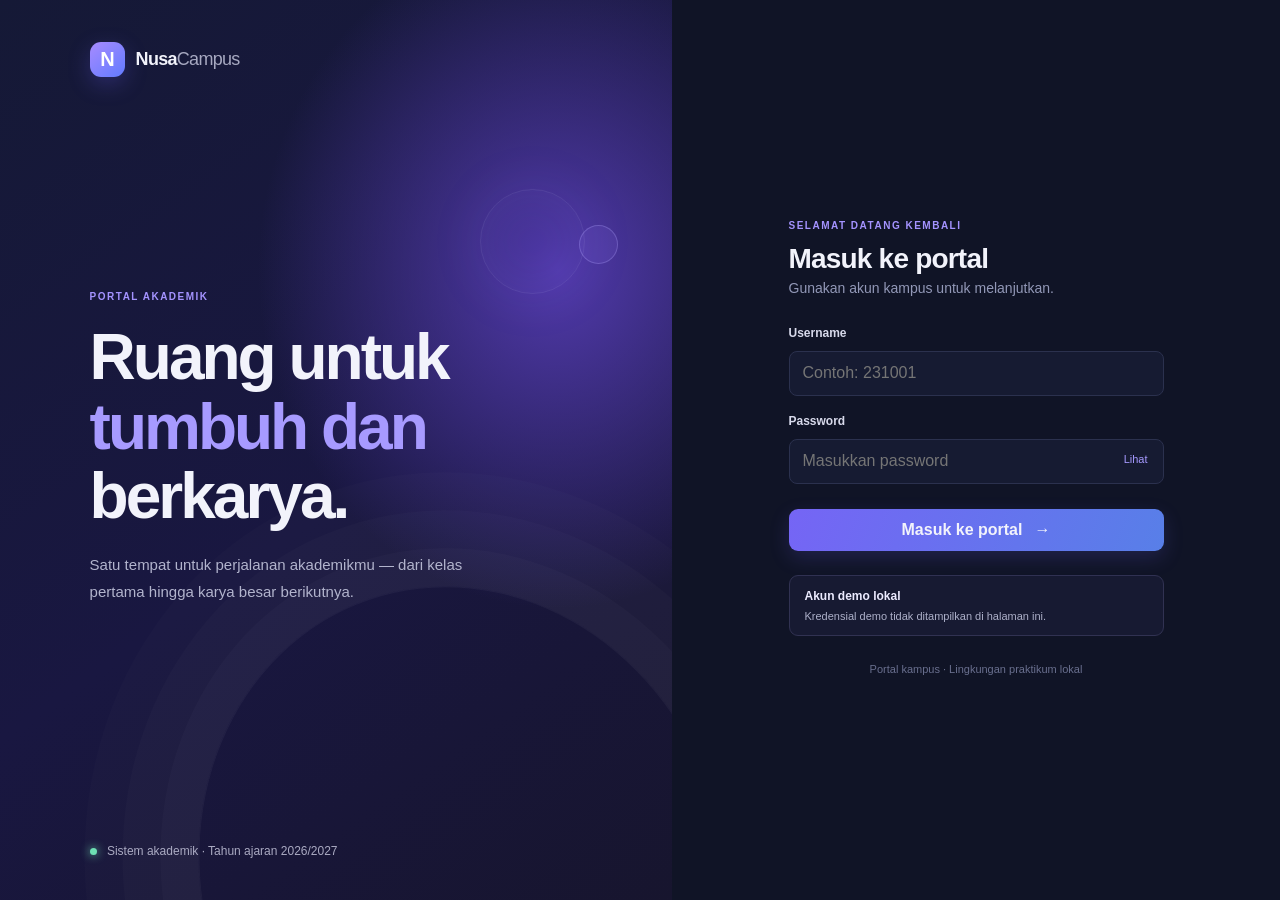
<file: index.html>
<!doctype html>
<html lang="id">
<head>
  <meta charset="utf-8">
  <meta name="viewport" content="width=device-width, initial-scale=1">
  <meta http-equiv="refresh" content="0; url=frontend/login.html">
  <title>Nusa Campus</title>
</head>
<body>
  <p>Membuka portal kampus... Jika tidak dialihkan, <a href="frontend/login.html">masuk ke portal</a>.</p>
</body>
</html>
</file>
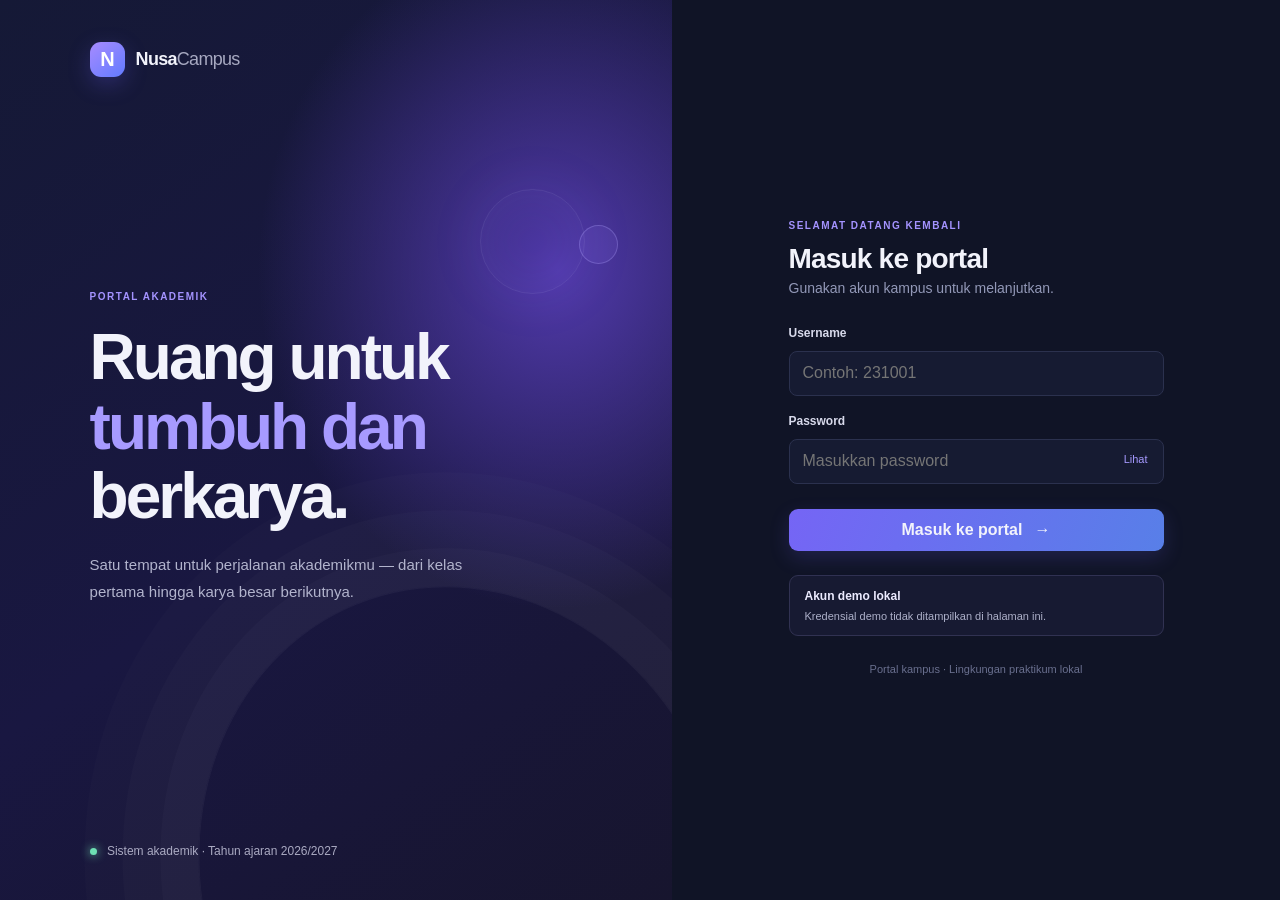
<file: frontend/index.html>
<!doctype html>
<html lang="id">
<head>
  <meta charset="utf-8">
  <meta name="viewport" content="width=device-width, initial-scale=1">
  <meta http-equiv="refresh" content="0; url=login.html">
  <title>Nusa Campus</title>
</head>
<body>
  <p>Membuka portal kampus… Jika tidak dialihkan, <a href="login.html">masuk ke portal</a>.</p>
</body>
</html>
</file>
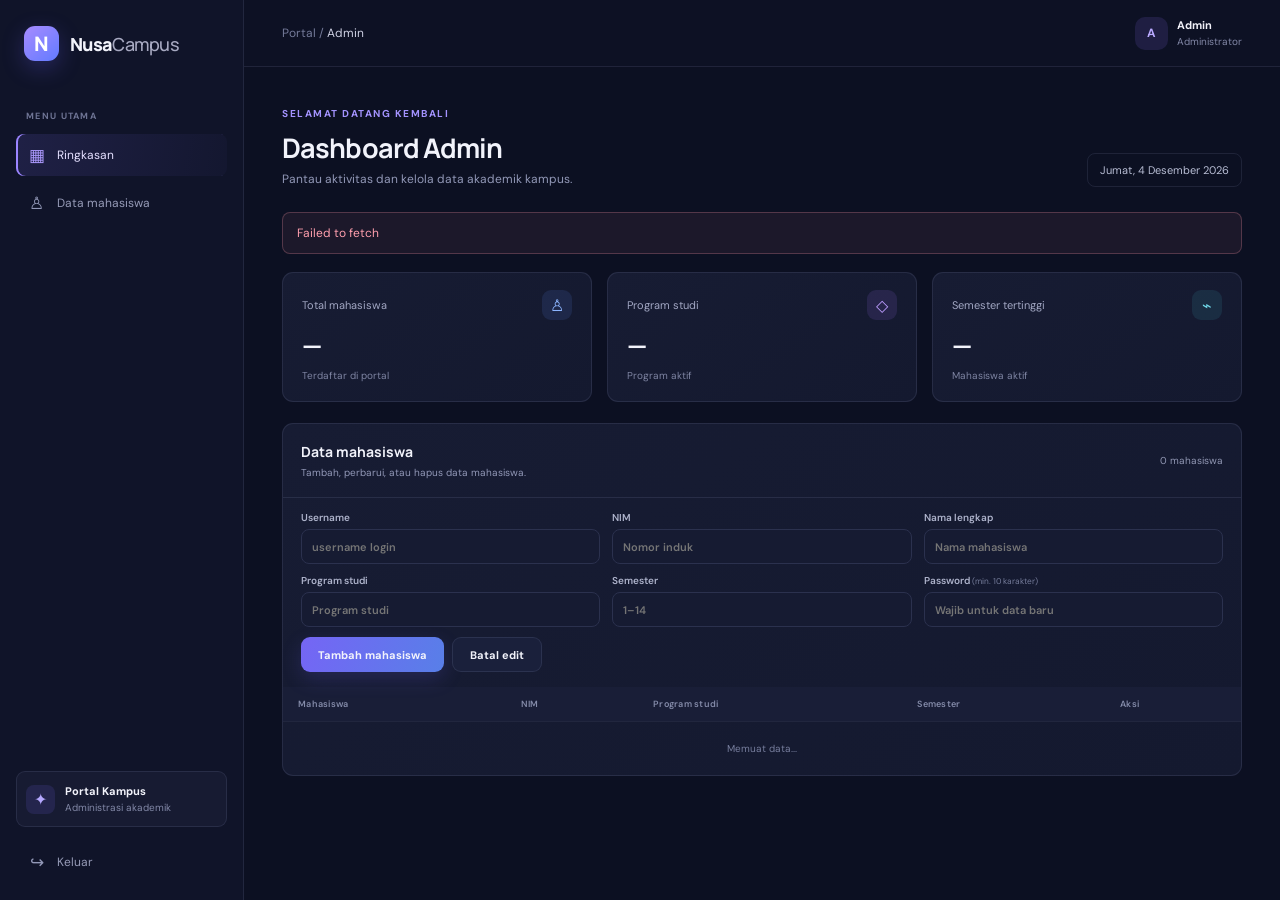
<file: frontend/admin.html>
<!doctype html>
<html lang="id">
<head>
  <meta charset="utf-8">
  <meta name="viewport" content="width=device-width, initial-scale=1">
  <meta name="theme-color" content="#10152d">
  <title>Dashboard Admin — Nusa Campus</title>
  <link rel="stylesheet" href="assets/styles.css">
  <script src="config.js" defer></script>
  <script src="assets/app.js" defer></script>
</head>
<body class="app-page" data-page="admin">
  <div class="app-layout">
    <aside class="sidebar">
      <a class="brand" href="admin.html"><span class="brand-mark">N</span><span>Nusa<span class="brand-light">Campus</span></span></a>
      <div class="sidebar-label">MENU UTAMA</div>
      <nav class="side-nav"><a class="nav-link active" href="admin.html"><span>▦</span> Ringkasan</a><a class="nav-link" href="#mahasiswa"><span>♙</span> Data mahasiswa</a></nav>
      <div class="sidebar-bottom"><div class="campus-chip"><span class="campus-icon">✦</span><span><b>Portal Kampus</b><small>Administrasi akademik</small></span></div><button class="nav-link logout-button" type="button"><span>↪</span> Keluar</button></div>
    </aside>
    <main class="main-content">
      <header class="topbar"><button class="mobile-menu" type="button" aria-label="Buka navigasi">☰</button><div><span class="breadcrumb">Portal /</span> Admin</div><div class="topbar-user"><span class="avatar avatar-purple">A</span><span><b id="user-name">Admin</b><small>Administrator</small></span></div></header>
      <section class="page-content">
        <div class="page-heading"><div><span class="eyebrow">SELAMAT DATANG KEMBALI</span><h1>Dashboard Admin</h1><p>Pantau aktivitas dan kelola data akademik kampus.</p></div><span class="date-chip" id="today-date"></span></div>
        <div id="page-error" class="notice notice-error" role="alert" hidden></div>
        <section class="stats-grid" aria-label="Statistik kampus">
          <article class="stat-card"><div class="stat-top"><span>Total mahasiswa</span><span class="stat-icon icon-blue">♙</span></div><strong id="stat-students">—</strong><small>Terdaftar di portal</small></article>
          <article class="stat-card"><div class="stat-top"><span>Program studi</span><span class="stat-icon icon-violet">◇</span></div><strong id="stat-programs">—</strong><small>Program aktif</small></article>
          <article class="stat-card"><div class="stat-top"><span>Semester tertinggi</span><span class="stat-icon icon-cyan">⌁</span></div><strong id="stat-semester">—</strong><small>Mahasiswa aktif</small></article>
        </section>
        <section class="panel" id="mahasiswa">
          <div class="panel-heading"><div><h2>Data mahasiswa</h2><p>Tambah, perbarui, atau hapus data mahasiswa.</p></div><span class="result-count" id="student-count">0 mahasiswa</span></div>
          <form id="student-form" class="student-form">
            <input type="hidden" name="id">
            <label>Username<input name="username" required minlength="3" maxlength="50" pattern="[A-Za-z0-9._-]{3,50}" placeholder="username login"></label>
            <label>NIM<input name="nim" required minlength="4" maxlength="20" pattern="[A-Za-z0-9-]{4,20}" placeholder="Nomor induk"></label>
            <label>Nama lengkap<input name="nama" required maxlength="100" placeholder="Nama mahasiswa"></label>
            <label>Program studi<input name="program_studi" required maxlength="100" placeholder="Program studi"></label>
            <label>Semester<input name="semester" type="number" min="1" max="14" required placeholder="1–14"></label>
            <label>Password <small id="password-hint">(min. 10 karakter)</small><input name="password" type="password" minlength="10" maxlength="255" placeholder="Wajib untuk data baru"></label>
            <div class="form-actions"><button id="student-submit" class="button button-primary" type="submit">Tambah mahasiswa</button><button id="student-cancel" class="button button-quiet" type="button" hidden>Batal edit</button></div>
          </form>
          <div class="table-wrap"><table><thead><tr><th>Mahasiswa</th><th>NIM</th><th>Program studi</th><th>Semester</th><th>Aksi</th></tr></thead><tbody id="student-rows"><tr><td colspan="5" class="empty-state">Memuat data...</td></tr></tbody></table></div>
          <p id="admin-message" class="form-message" role="status" hidden></p>
        </section>
      </section>
    </main>
  </div>
</body>
</html>
</file>
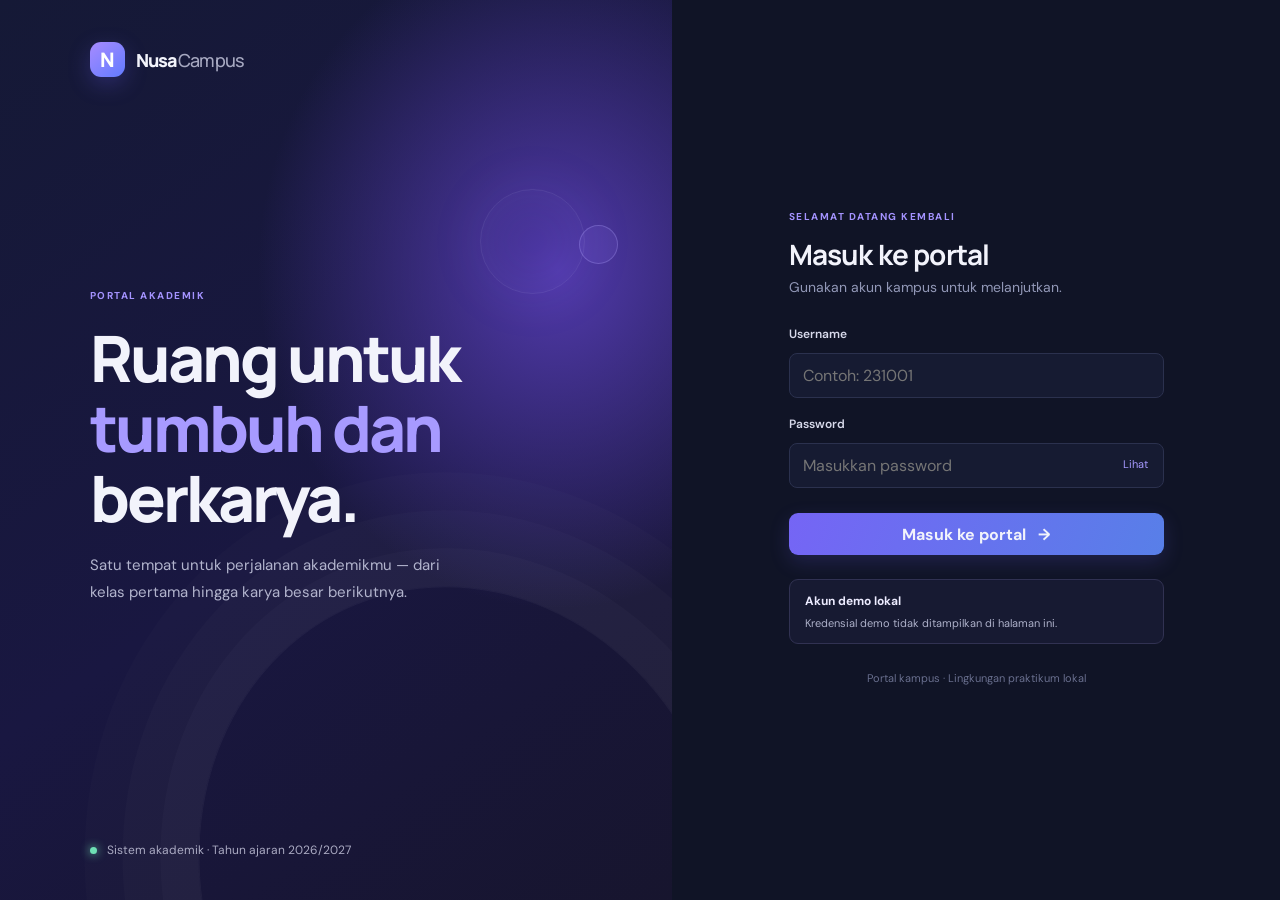
<file: frontend/login.html>
<!doctype html>
<html lang="id">
<head>
  <meta charset="utf-8">
  <meta name="viewport" content="width=device-width, initial-scale=1">
  <meta name="theme-color" content="#10152d">
  <title>Masuk — Nusa Campus</title>
  <link rel="stylesheet" href="assets/styles.css">
  <script src="config.js" defer></script>
  <script src="assets/app.js" defer></script>
</head>
<body class="login-page" data-page="login">
  <main class="login-shell">
    <section class="login-art" aria-label="Selamat datang">
      <a class="brand" href="login.html"><span class="brand-mark">N</span><span>Nusa<span class="brand-light">Campus</span></span></a>
      <div class="art-content">
        <span class="eyebrow">PORTAL AKADEMIK</span>
        <h1>Ruang untuk<br><span>tumbuh dan</span><br>berkarya.</h1>
        <p>Satu tempat untuk perjalanan akademikmu — dari kelas pertama hingga karya besar berikutnya.</p>
      </div>
      <div class="art-footer"><span class="live-dot"></span> Sistem akademik · Tahun ajaran 2026/2027</div>
      <div class="orb orb-one"></div><div class="orb orb-two"></div>
    </section>
    <section class="login-panel">
      <div class="login-form-wrap">
        <span class="eyebrow">SELAMAT DATANG KEMBALI</span>
        <h2>Masuk ke portal</h2>
        <p class="muted">Gunakan akun kampus untuk melanjutkan.</p>
        <form id="login-form" class="form-stack">
          <label for="username">Username</label>
          <input id="username" name="username" type="text" autocomplete="username" required maxlength="50" placeholder="Contoh: 231001">
          <label for="password">Password</label>
          <div class="password-wrap">
            <input id="password" name="password" type="password" autocomplete="current-password" required maxlength="255" placeholder="Masukkan password">
            <button class="password-toggle" type="button" aria-label="Tampilkan password">Lihat</button>
          </div>
          <p id="login-error" class="form-message" role="alert" hidden></p>
          <button class="button button-primary button-wide" type="submit">Masuk ke portal <span aria-hidden="true">→</span></button>
        </form>
        <div class="demo-box">
          <strong>Akun demo lokal</strong>
          <span>Kredensial demo tidak ditampilkan di halaman ini.</span>
        </div>
        <p class="login-note">Portal kampus · Lingkungan praktikum lokal</p>
      </div>
    </section>
  </main>
</body>
</html>
</file>
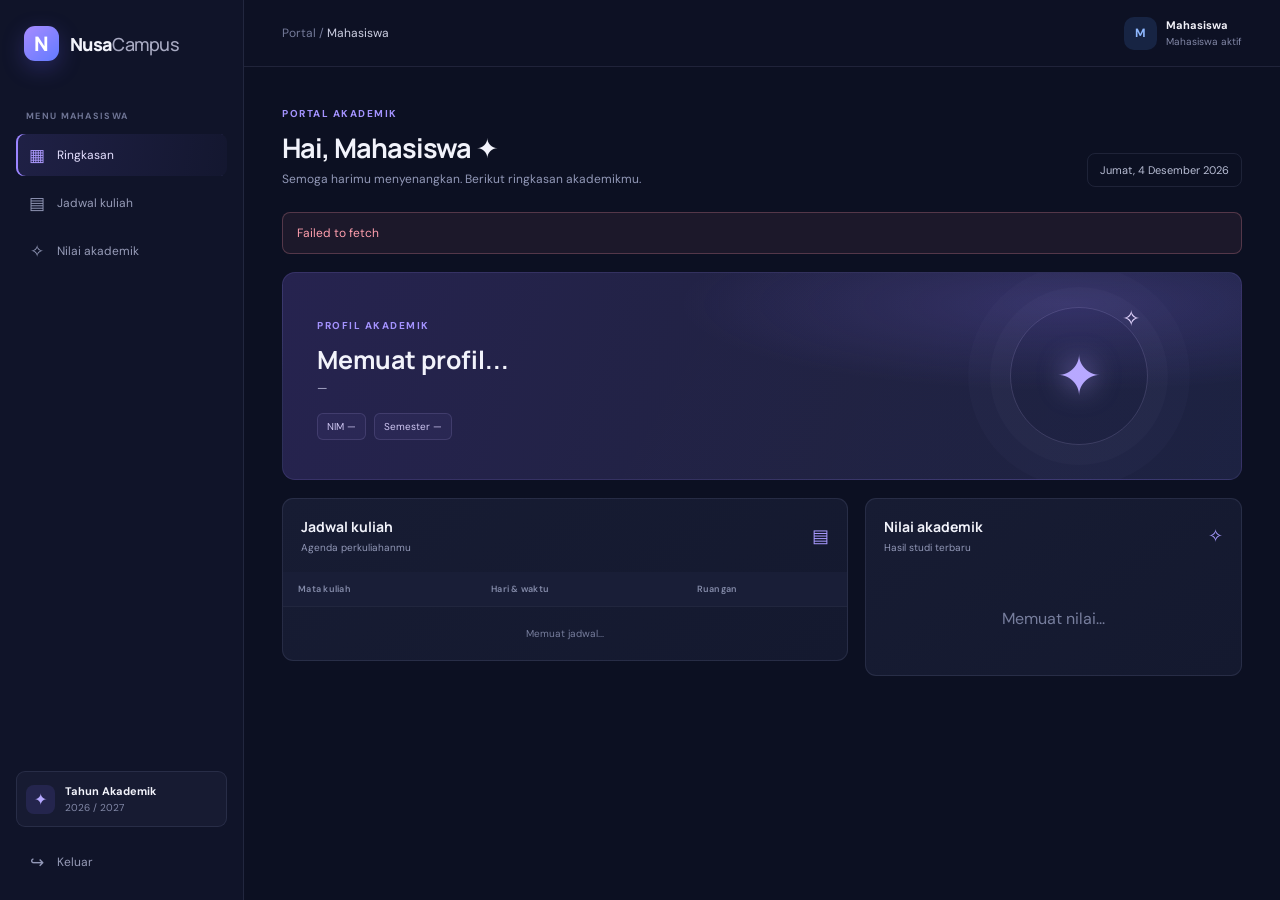
<file: frontend/mahasiswa.html>
<!doctype html>
<html lang="id">
<head>
  <meta charset="utf-8">
  <meta name="viewport" content="width=device-width, initial-scale=1">
  <meta name="theme-color" content="#10152d">
  <title>Dashboard Mahasiswa — Nusa Campus</title>
  <link rel="stylesheet" href="assets/styles.css">
  <script src="config.js" defer></script>
  <script src="assets/app.js" defer></script>
</head>
<body class="app-page" data-page="student">
  <div class="app-layout">
    <aside class="sidebar">
      <a class="brand" href="mahasiswa.html"><span class="brand-mark">N</span><span>Nusa<span class="brand-light">Campus</span></span></a>
      <div class="sidebar-label">MENU MAHASISWA</div>
      <nav class="side-nav"><a class="nav-link active" href="mahasiswa.html"><span>▦</span> Ringkasan</a><a class="nav-link" href="#jadwal"><span>▤</span> Jadwal kuliah</a><a class="nav-link" href="#nilai"><span>✧</span> Nilai akademik</a></nav>
      <div class="sidebar-bottom"><div class="campus-chip"><span class="campus-icon">✦</span><span><b>Tahun Akademik</b><small>2026 / 2027</small></span></div><button class="nav-link logout-button" type="button"><span>↪</span> Keluar</button></div>
    </aside>
    <main class="main-content">
      <header class="topbar"><button class="mobile-menu" type="button" aria-label="Buka navigasi">☰</button><div><span class="breadcrumb">Portal /</span> Mahasiswa</div><div class="topbar-user"><span class="avatar avatar-blue" id="user-avatar">M</span><span><b id="user-name">Mahasiswa</b><small>Mahasiswa aktif</small></span></div></header>
      <section class="page-content">
        <div class="page-heading"><div><span class="eyebrow">PORTAL AKADEMIK</span><h1>Hai, <span id="greeting-name">Mahasiswa</span> <span aria-hidden="true">✦</span></h1><p>Semoga harimu menyenangkan. Berikut ringkasan akademikmu.</p></div><span class="date-chip" id="today-date"></span></div>
        <div id="page-error" class="notice notice-error" role="alert" hidden></div>
        <section class="student-hero">
          <div class="hero-copy"><span class="eyebrow">PROFIL AKADEMIK</span><h2 id="profile-name">Memuat profil...</h2><p id="profile-program">—</p><div class="hero-meta"><span id="profile-nim">NIM —</span><span id="profile-semester">Semester —</span></div></div>
          <div class="hero-decoration"><div class="hero-orbit"></div><div class="hero-star">✦</div><div class="hero-small-star">✧</div></div>
        </section>
        <div class="student-columns">
          <section class="panel" id="jadwal"><div class="panel-heading"><div><h2>Jadwal kuliah</h2><p>Agenda perkuliahanmu</p></div><span class="panel-icon">▤</span></div><div class="table-wrap"><table><thead><tr><th>Mata kuliah</th><th>Hari & waktu</th><th>Ruangan</th></tr></thead><tbody id="schedule-rows"><tr><td colspan="3" class="empty-state">Memuat jadwal...</td></tr></tbody></table></div></section>
          <section class="panel" id="nilai"><div class="panel-heading"><div><h2>Nilai akademik</h2><p>Hasil studi terbaru</p></div><span class="panel-icon">✧</span></div><div id="grade-list" class="grade-list"><p class="empty-state">Memuat nilai...</p></div></section>
        </div>
      </section>
    </main>
  </div>
</body>
</html>
</file>
<file: frontend/assets/styles.css>
@import url('https://fonts.googleapis.com/css2?family=DM+Sans:wght@400;500;600;700&family=Manrope:wght@400;500;600;700;800&display=swap');

:root {
  color-scheme: dark;
  --bg: #0c1022;
  --panel: #151a31;
  --panel-soft: #1a203b;
  --line: rgba(185, 192, 232, .11);
  --text: #f2f3fb;
  --muted: #9298b7;
  --purple: #8972ff;
  --blue: #6e9dff;
  --cyan: #6bd6e6;
  font-family: "DM Sans", "Segoe UI", sans-serif;
  font-synthesis: none;
  text-rendering: optimizeLegibility;
}

* { box-sizing: border-box; }
body { margin: 0; min-width: 320px; background: var(--bg); color: var(--text); }
button, input { font: inherit; }
button { cursor: pointer; }
a { color: inherit; text-decoration: none; }
.brand { position: relative; z-index: 1; display: inline-flex; align-items: center; gap: 11px; font: 800 18px Manrope, sans-serif; letter-spacing: -.7px; }
.brand-mark { display: grid; width: 35px; height: 35px; place-items: center; border-radius: 11px; background: linear-gradient(140deg, #a78bff, #627bff); color: white; font-size: 20px; box-shadow: 0 7px 22px #7162ff40; }
.brand-light { color: #a7a9c1; font-weight: 500; }
.eyebrow { color: #a493ff; font-size: 10px; font-weight: 700; letter-spacing: 1.5px; }
.muted, .page-heading p, .panel-heading p { color: var(--muted); }
.button { display: inline-flex; align-items: center; justify-content: center; gap: 12px; min-height: 42px; padding: 0 17px; border: 0; border-radius: 9px; color: var(--text); font-weight: 700; transition: transform .15s, filter .15s; }
.button:hover { filter: brightness(1.1); transform: translateY(-1px); }
.button:disabled { cursor: wait; opacity: .65; transform: none; }
.button-primary { background: linear-gradient(110deg, #7565f5, #587fe8); box-shadow: 0 7px 20px #625be333; }
.button-wide { width: 100%; margin-top: 7px; }
.button-quiet { border: 1px solid var(--line); background: #1a203b; }
.form-message { margin: 9px 0; color: #9ff0ce; font-size: 13px; }
.message-error, .notice-error { color: #ff9fae; }

/* Login */
.login-page { min-height: 100vh; background: #11152b; }
.login-shell { display: grid; min-height: 100vh; grid-template-columns: minmax(0, 1.05fr) minmax(420px, .95fr); }
.login-art { position: relative; display: flex; min-height: 100vh; flex-direction: column; justify-content: space-between; overflow: hidden; padding: 42px clamp(32px, 7vw, 100px); background: radial-gradient(ellipse at 83% 30%, #513aab 0, transparent 38%), linear-gradient(145deg, #151936, #191741 54%, #17152e); }
.login-art::after { position: absolute; inset: auto -8% -30% 30%; height: 65%; border: 1px solid #ffffff0b; border-radius: 50%; content: ""; transform: rotate(-19deg); box-shadow: 0 0 0 38px #ffffff05, 0 0 0 76px #ffffff04, 0 0 0 114px #ffffff03; }
.art-content { position: relative; z-index: 1; max-width: 470px; margin: auto 0; padding: 65px 0 80px; }
.art-content h1 { margin: 19px 0; font: 800 clamp(43px, 5vw, 67px)/1.09 Manrope, sans-serif; letter-spacing: -3px; }
.art-content h1 span { color: #a79aff; }
.art-content p { max-width: 375px; color: #b2b4cd; font-size: 15px; line-height: 1.8; }
.art-footer { position: relative; z-index: 2; color: #aaaac2; font-size: 12px; }
.live-dot { display: inline-block; width: 7px; height: 7px; margin-right: 7px; border-radius: 50%; background: #6ee0b4; box-shadow: 0 0 10px #6ee0b4; }
.orb { position: absolute; border: 1px solid #c7baff1c; border-radius: 50%; }
.orb-one { top: 21%; right: 13%; width: 105px; height: 105px; box-shadow: inset 0 0 45px #917bff16, 0 0 65px #8972ff12; }
.orb-two { top: 25%; right: 8%; width: 39px; height: 39px; border-color: #b3abff48; background: #9b83ff1c; }
.login-panel { display: grid; place-items: center; padding: 40px; background: #101426; }
.login-form-wrap { width: min(100%, 375px); }
.login-form-wrap h2 { margin: 10px 0 5px; font: 700 28px Manrope, sans-serif; letter-spacing: -.8px; }
.login-form-wrap > .muted { margin: 0 0 30px; font-size: 14px; }
.form-stack { display: flex; flex-direction: column; gap: 10px; }
.form-stack label, .student-form label { color: #d8daeb; font-size: 12px; font-weight: 600; }
.form-stack input, .student-form input { width: 100%; min-height: 45px; margin: 1px 0 8px; padding: 0 13px; outline: 0; border: 1px solid #2b314e; border-radius: 8px; background: #161b32; color: var(--text); transition: border .15s, box-shadow .15s; }
.form-stack input:focus, .student-form input:focus { border-color: #8c7aff; box-shadow: 0 0 0 3px #8972ff21; }
.password-wrap { position: relative; }
.password-wrap input { padding-right: 76px; }
.password-toggle { position: absolute; top: 11px; right: 12px; padding: 4px; border: 0; background: transparent; color: #a69aff; font-size: 11px; }
.demo-box { display: flex; flex-direction: column; gap: 7px; margin-top: 24px; padding: 13px 15px; border: 1px solid #313252; border-radius: 9px; background: #171a32; color: #adb0c9; font-size: 11px; }
.demo-box strong { color: #ecebff; font-size: 12px; }
.demo-box code { color: #c4baff; }
.login-note { margin-top: 27px; color: #696f8e; text-align: center; font-size: 11px; }

/* Shared dashboard */
.app-page { min-height: 100vh; }
.app-layout { min-height: 100vh; }
.sidebar { position: fixed; z-index: 5; inset: 0 auto 0 0; display: flex; width: 244px; flex-direction: column; padding: 26px 16px 17px; border-right: 1px solid var(--line); background: #101429; }
.sidebar .brand { margin: 0 8px 49px; }
.sidebar-label { margin: 0 10px 12px; color: #6e7494; font-size: 9px; font-weight: 700; letter-spacing: 1.3px; }
.side-nav { display: grid; gap: 6px; }
.nav-link { display: flex; align-items: center; gap: 12px; min-height: 42px; padding: 0 12px; border: 0; border-radius: 8px; background: transparent; color: #969bb7; font-size: 12px; text-align: left; }
.nav-link > span { width: 17px; color: #9298b7; font-size: 17px; text-align: center; }
.nav-link:hover, .nav-link.active { background: linear-gradient(100deg, #8271ff22, #8171ff08); color: #e5e0ff; }
.nav-link.active { box-shadow: inset 2px 0 #9b85ff; }
.nav-link.active > span { color: #ad9aff; }
.sidebar-bottom { display: grid; gap: 14px; margin-top: auto; }
.campus-chip { display: flex; align-items: center; gap: 10px; padding: 12px 9px; border: 1px solid var(--line); border-radius: 9px; background: #171b32; }
.campus-icon { display: grid; width: 29px; height: 29px; place-items: center; border-radius: 8px; background: #7566ed26; color: #b5a8ff; }
.campus-chip b, .campus-chip small, .topbar-user b, .topbar-user small { display: block; }
.campus-chip b { font-size: 11px; }
.campus-chip small, .topbar-user small { margin-top: 3px; color: #8288a7; font-size: 10px; }
.logout-button { width: 100%; }
.main-content { min-height: 100vh; margin-left: 244px; }
.topbar { position: sticky; z-index: 3; top: 0; display: flex; height: 67px; align-items: center; justify-content: space-between; padding: 0 38px; border-bottom: 1px solid var(--line); background: #0e1225ee; backdrop-filter: blur(16px); color: #cdd0e3; font-size: 12px; }
.breadcrumb { color: #747b9a; }
.topbar-user { display: flex; align-items: center; gap: 9px; }
.topbar-user b { color: #f1f1f8; font-size: 11px; }
.avatar { display: inline-grid; flex: 0 0 auto; width: 33px; height: 33px; place-items: center; border-radius: 10px; font-weight: 700; }
.avatar-purple { background: #8e75ff24; color: #b9a9ff; }
.avatar-blue { background: #528fed27; color: #8fb8ff; }
.mobile-menu { display: none; border: 0; background: transparent; color: var(--text); }
.page-content { width: min(100%, 1320px); margin: 0 auto; padding: 34px 38px 58px; }
.page-heading { display: flex; align-items: flex-end; justify-content: space-between; gap: 20px; margin-bottom: 25px; }
.page-heading h1 { margin: 7px 0 5px; font: 700 27px Manrope, sans-serif; letter-spacing: -.9px; }
.page-heading p { margin: 0; font-size: 12px; }
.date-chip { padding: 9px 12px; border: 1px solid var(--line); border-radius: 8px; color: #b8bdd4; font-size: 11px; }
.stats-grid { display: grid; grid-template-columns: repeat(3, minmax(0, 1fr)); gap: 15px; margin-bottom: 21px; }
.stat-card, .panel { border: 1px solid var(--line); border-radius: 11px; background: linear-gradient(145deg, #171c33, #14192f); }
.stat-card { min-height: 130px; padding: 17px 19px; }
.stat-top { display: flex; align-items: center; justify-content: space-between; color: #a2a7c3; font-size: 11px; }
.stat-icon { display: grid; width: 30px; height: 30px; place-items: center; border-radius: 9px; font-size: 16px; }
.icon-blue { background: #6195ff1f; color: #8cb5ff; }
.icon-violet { background: #a376ff21; color: #bd9dff; }
.icon-cyan { background: #50cfe21b; color: #70d8e9; }
.stat-card > strong { display: block; margin: 7px 0 0; font: 700 26px Manrope, sans-serif; }
.stat-card > small { color: #7e84a2; font-size: 10px; }
.panel { overflow: hidden; }
.panel-heading { display: flex; min-height: 73px; align-items: center; justify-content: space-between; gap: 15px; padding: 15px 18px; }
.panel-heading h2 { margin: 0; font: 700 14px Manrope, sans-serif; }
.panel-heading p { margin: 5px 0 0; font-size: 10px; }
.result-count { color: #9197b3; font-size: 10px; }
.student-form { display: grid; grid-template-columns: repeat(3, minmax(120px, 1fr)); gap: 3px 12px; padding: 13px 18px 7px; border-top: 1px solid var(--line); }
.student-form label { color: #aeb3cb; font-size: 10px; }
.student-form label small { color: #747b99; font-weight: 400; }
.student-form input { min-height: 35px; margin: 5px 0 7px; padding: 0 10px; font-size: 11px; }
.form-actions { display: flex; align-items: center; gap: 8px; grid-column: 1/-1; padding-bottom: 8px; }
.form-actions .button { min-height: 35px; font-size: 11px; }
.table-wrap { width: 100%; overflow-x: auto; }
table { width: 100%; border-collapse: collapse; text-align: left; white-space: nowrap; }
thead { background: #191e37; }
th { padding: 11px 15px; color: #848ba9; font-size: 9px; font-weight: 600; letter-spacing: .25px; }
td { padding: 12px 15px; border-top: 1px solid #ffffff09; color: #c4c8dd; font-size: 10px; }
td small { display: block; margin-top: 4px; color: #7d84a2; font-size: 9px; }
.person-cell { display: flex; align-items: center; gap: 8px; }
.person-cell b { color: #e1e3ef; font-size: 10px; }
.avatar-table { width: 28px; height: 28px; border-radius: 8px; background: #846bff24; color: #c1adff; font-size: 10px; }
.semester-pill { padding: 4px 8px; border-radius: 20px; background: #5791ff1c; color: #9abaff; }
.row-actions { display: flex; gap: 10px; }
.text-button { padding: 3px 0; border: 0; background: transparent; color: #a99aff; font-size: 10px; }
.delete-button { color: #f08e9c; }
.empty-state { padding: 20px; color: #777e9d; text-align: center; }
.notice { margin: 10px 0 18px; padding: 12px 14px; border: 1px solid #f08e9c44; border-radius: 8px; background: #f08e9c12; font-size: 12px; }

/* Student dashboard */
.student-hero { position: relative; display: flex; min-height: 208px; align-items: center; justify-content: space-between; overflow: hidden; margin-bottom: 18px; padding: 30px 34px; border: 1px solid #a38cff24; border-radius: 13px; background: radial-gradient(ellipse at 82% 15%, #8068ec38, transparent 35%), linear-gradient(110deg, #26234f, #202242 58%, #1a203e); }
.student-hero::after { position: absolute; inset: 0; background: linear-gradient(120deg, transparent 35%, #9c86ff05); content: ""; pointer-events: none; }
.hero-copy { position: relative; z-index: 1; }
.hero-copy h2 { margin: 8px 0 3px; font: 700 25px Manrope, sans-serif; }
.hero-copy > p { margin: 0; color: #b5b6d3; font-size: 12px; }
.hero-meta { display: flex; gap: 8px; margin-top: 17px; }
.hero-meta span { padding: 6px 9px; border: 1px solid #c7bcff25; border-radius: 6px; background: #9e88ff0d; color: #d0c8f4; font-size: 10px; }
.hero-decoration { position: absolute; top: 0; right: 7%; display: grid; width: 190px; height: 100%; place-items: center; color: #b8a9ff; }
.hero-orbit { width: 138px; height: 138px; border: 1px solid #d0c3ff2b; border-radius: 50%; box-shadow: 0 0 0 20px #d0c3ff06, 0 0 0 42px #d0c3ff05; }
.hero-star { position: absolute; font-size: 55px; text-shadow: 0 0 28px #b4a2ffb3; }
.hero-small-star { position: absolute; top: 31px; right: 34px; color: #e5d6ff; font-size: 22px; }
.student-columns { display: grid; grid-template-columns: minmax(0, 1.2fr) minmax(280px, .8fr); gap: 17px; align-items: start; }
.panel-icon { color: #a99aff; font-size: 18px; }
.grade-list { padding: 0 15px 10px; }
.grade-item { display: flex; align-items: center; gap: 10px; padding: 11px 2px; border-top: 1px solid #ffffff0a; }
.grade-mark { display: grid; width: 31px; height: 31px; place-items: center; border-radius: 9px; background: #8270ff24; color: #c1b3ff; font-weight: 700; }
.grade-copy { flex: 1; min-width: 0; }
.grade-copy b { display: block; overflow: hidden; color: #dfe1ee; font-size: 10px; text-overflow: ellipsis; }
.grade-copy small { display: block; margin-top: 4px; color: #8389a8; font-size: 9px; }
.grade-item > strong { color: #e4ddff; font: 700 13px Manrope, sans-serif; }

@media (max-width: 980px) {
  .login-shell { grid-template-columns: minmax(0, .9fr) minmax(390px, 1.1fr); }
  .login-art { padding: 32px; }
  .page-content { padding-right: 24px; padding-left: 24px; }
  .topbar { padding: 0 24px; }
  .student-columns { grid-template-columns: 1fr; }
}
@media (max-width: 700px) {
  .login-shell { grid-template-columns: 1fr; }
  .login-art { min-height: 260px; padding: 23px 25px; }
  .art-content { margin: 28px 0 8px; padding: 15px 0; }
  .art-content h1 { font-size: 39px; letter-spacing: -2px; }
  .art-content p { max-width: 390px; font-size: 12px; }
  .art-footer { font-size: 10px; }
  .login-panel { min-height: 550px; padding: 45px 25px; }
  .sidebar { width: 244px; transform: translateX(-100%); transition: transform .2s; box-shadow: 20px 0 50px #0006; }
  .sidebar.sidebar-open { transform: translateX(0); }
  .main-content { margin-left: 0; }
  .mobile-menu { display: inline-flex; padding: 5px 10px 5px 0; font-size: 18px; }
  .topbar { justify-content: flex-start; gap: 10px; padding: 0 17px; }
  .topbar-user { margin-left: auto; }
  .topbar-user small { display: none; }
  .page-content { padding: 27px 16px 40px; }
  .page-heading { align-items: flex-start; }
  .page-heading h1 { font-size: 22px; }
  .page-heading p { max-width: 260px; line-height: 1.5; }
  .date-chip { max-width: 125px; font-size: 9px; text-align: center; }
  .stats-grid { grid-template-columns: 1fr; gap: 9px; }
  .stat-card { min-height: 105px; }
  .student-form { grid-template-columns: repeat(2, minmax(0, 1fr)); padding-right: 12px; padding-left: 12px; }
  .panel-heading { padding-right: 13px; padding-left: 13px; }
  th, td { padding-right: 11px; padding-left: 11px; }
  .student-hero { min-height: 190px; padding: 23px 19px; }
  .hero-copy h2 { max-width: 220px; font-size: 21px; }
  .hero-decoration { right: -30px; opacity: .55; }
}
</file>
